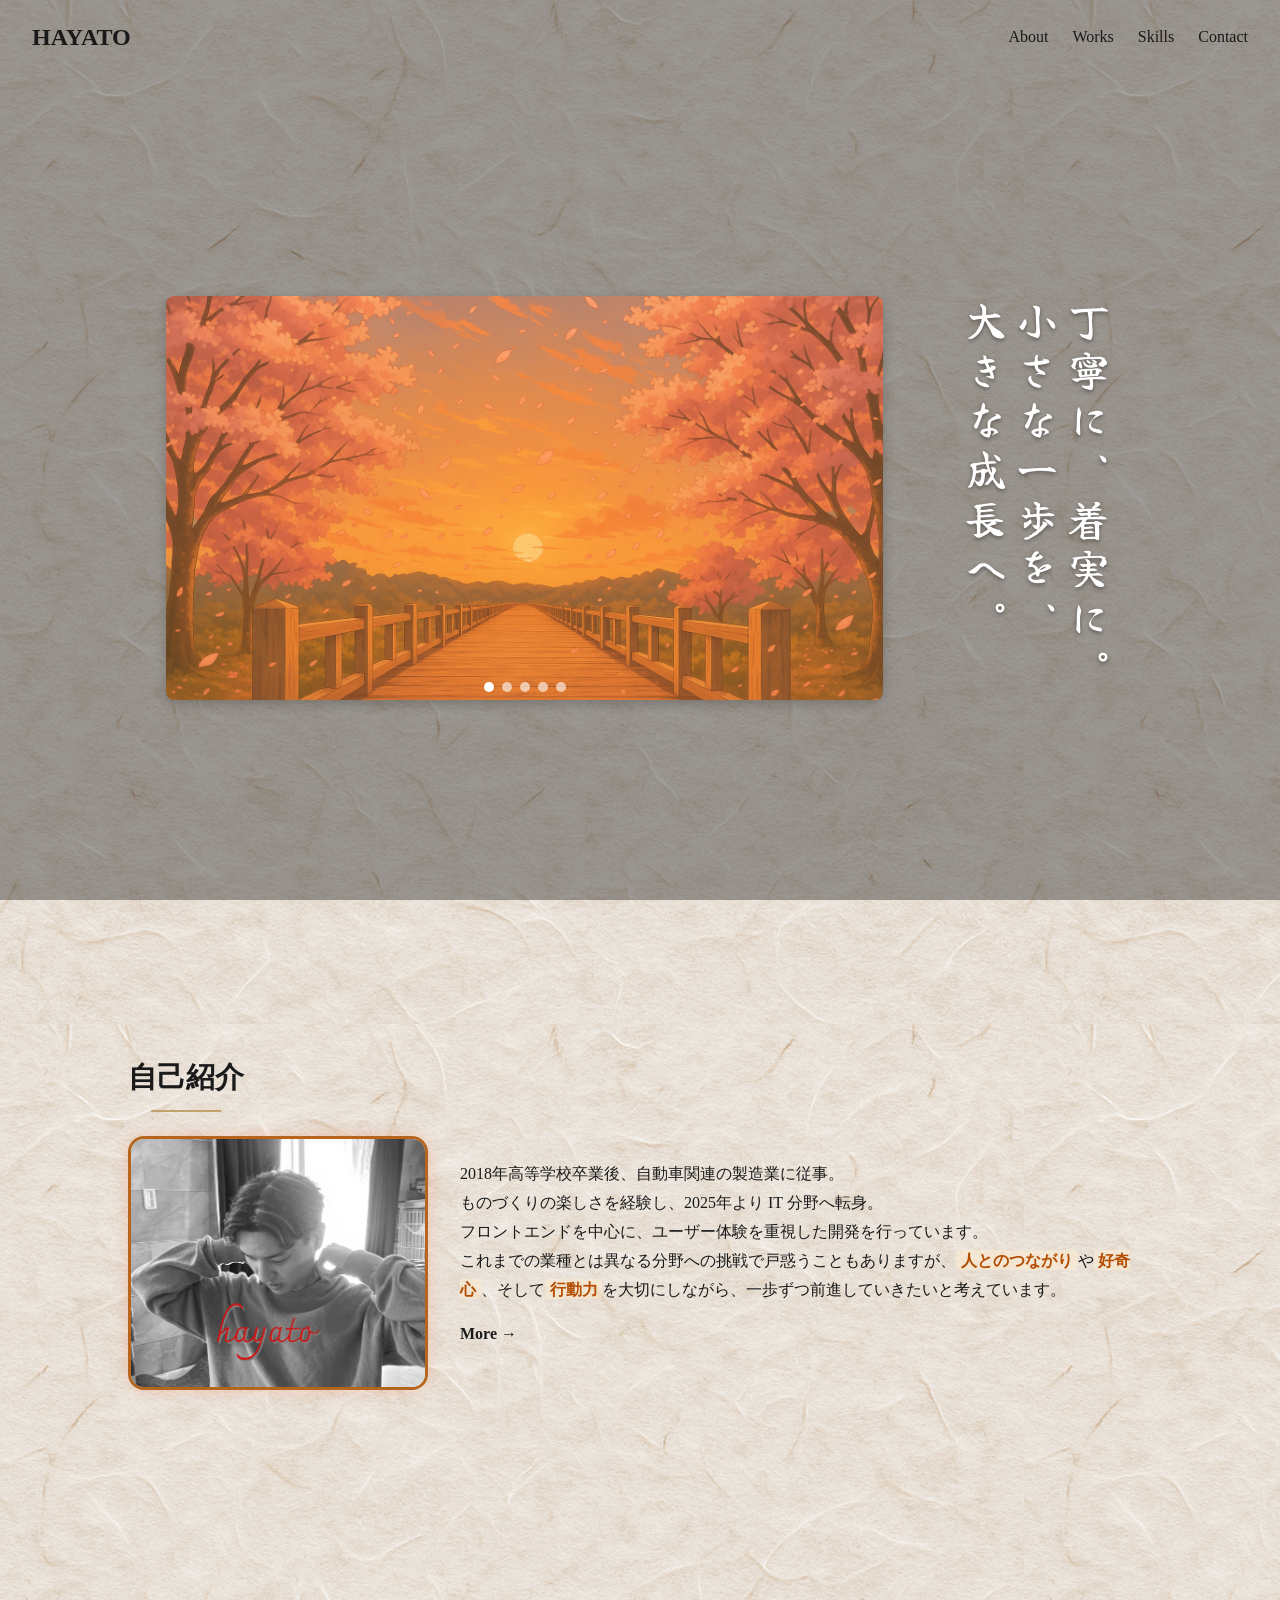
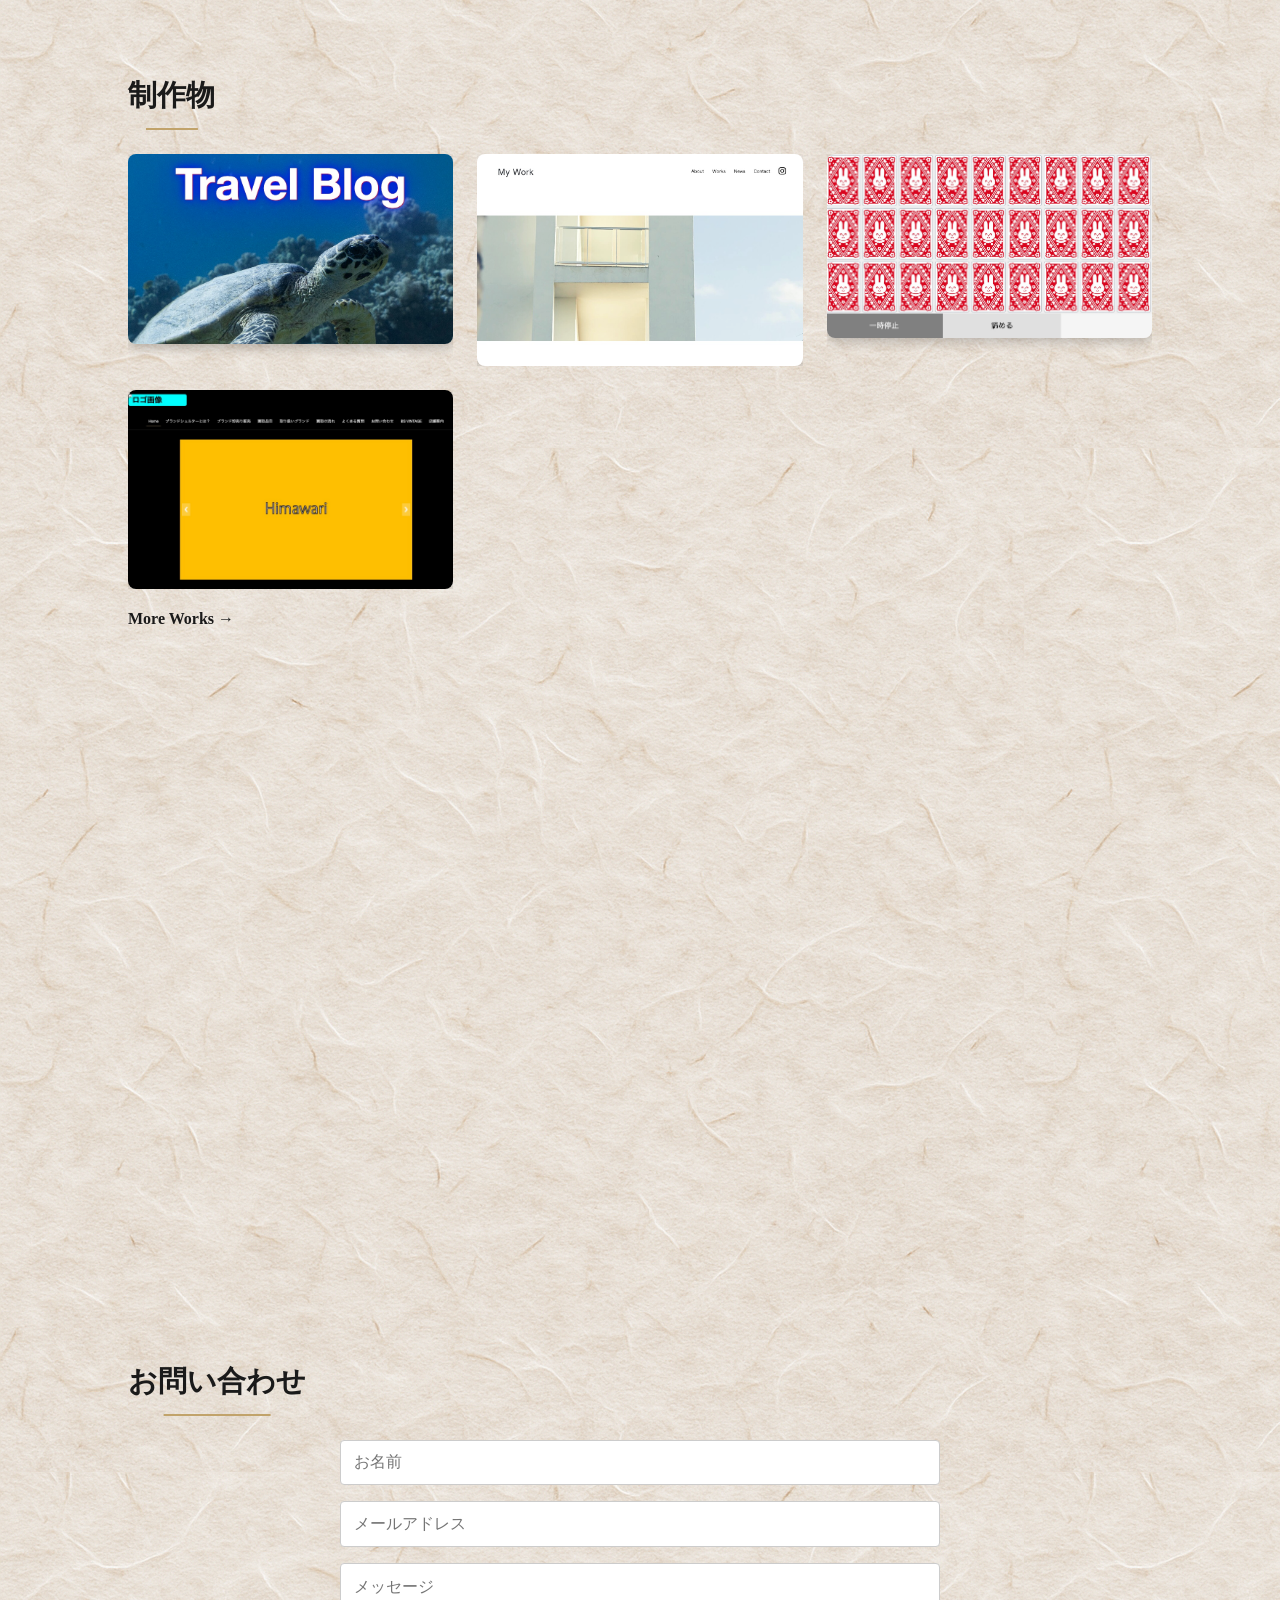
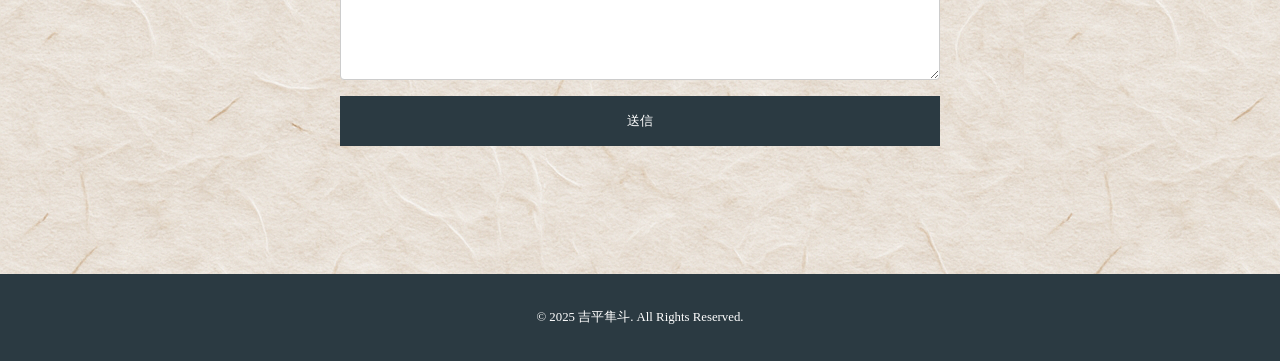
<file: index.html>
<!DOCTYPE html>
<html lang="ja">

<head>
  <meta charset="UTF-8" />
  <meta name="viewport" content="width=device-width, initial-scale=1.0" />
  <title>吉平隼斗 ポートフォリオ</title>
  <link href="https://fonts.googleapis.com/css2?family=Yuji+Syuku&display=swap" rel="stylesheet">
  <link rel="stylesheet" href="css/style.css" />
  <script src="js/script.js" defer></script>
  <script src="js/home.js" defer></script>
</head>

<body>
  <header class="site-header">
    <div class="logo">HAYATO</div>
    <nav class="nav">
      <ul>
        <li><a href="about.html">About</a></li>
        <li><a href="works.html">Works</a></li>
        <li><a href="#skills">Skills</a></li>
        <li><a href="#contact">Contact</a></li>
      </ul>
    </nav>
    <button class="menu-toggle" aria-label="メニューを開閉"></button>
  </header>

  <div id="overlay" class="nav-overlay"></div>

  <section class="hero">
    <div class="hero-slider">
      <div class="hero-slide active"><img src="images/hero-image1.png" alt="Slide 1"></div>
      <div class="hero-slide"><img src="images/hero-image2.png" alt="Slide 2"></div>
      <div class="hero-slide"><img src="images/hero-image3.png" alt="Slide 3"></div>
      <div class="hero-slide"><img src="images/hero-image4.png" alt="Slide 4"></div>
      <div class="hero-slide"><img src="images/hero-image5.png" alt="Slide 5"></div>
      <div class="hero-dots"></div>
    </div>
    <div class="catch">
      丁寧に、着実に。<br>
      小さな一歩を、<br>
      大きな成長へ。
    </div>
  </section>

  <section id="about" class="section about fade-in">
    <h2 class="section-title">自己紹介</h2>
    <div class="about-container">
      <div class="about-photo">
        <img src="images/profile.png" alt="プロフィール写真">
      </div>
      <div class="about-text">
        <p>
          2018年高等学校卒業後、自動車関連の製造業に従事。<br>
          ものづくりの楽しさを経験し、2025年より IT 分野へ転身。<br>
          フロントエンドを中心に、ユーザー体験を重視した開発を行っています。<br>
          これまでの業種とは異なる分野への挑戦で戸惑うこともありますが、<strong>人とのつながり</strong>や<strong>好奇心</strong>、そして<strong>行動力</strong>を大切にしながら、一歩ずつ前進していきたいと考えています。
        </p>
        <p class="more-link"><a href="about.html">More →</a></p>
      </div>
    </div>
  </section>

  <section id="works" class="section works fade-in">
    <h2 class="section-title">制作物</h2>
    <div class="works-grid">
      <div class="work-item"><img src="images/image-item1.jpeg" alt="Work1"></div>
      <div class="work-item"><img src="images/image-item2.jpeg" alt="Work2"></div>
      <div class="work-item"><img src="images/image-item3.jpeg" alt="Work3"></div>
      <div class="work-item"><img src="images/image-item4.jpeg" alt="Work4"></div>
    </div>
    <p class="more-link"><a href="works.html">More Works →</a></p>
  </section>

  <section id="skills" class="section fade-in">
    <h2 class="section-title">スキル</h2>
    <div class="skills-list">
      <div class="skill">HTML5</div>
      <div class="skill">CSS3</div>
      <div class="skill">JavaScript</div>
      <div class="skill">Git & GitHub</div>
    </div>
  </section>

  <section id="contact" class="section fadein">
    <h2 class="section-title">お問い合わせ</h2>
    <form class="contact-form" action="#" method="post">
      <input type="text" name="name" placeholder="お名前" required>
      <input type="email" name="email" placeholder="メールアドレス" required>
      <textarea name="message" rows="5" placeholder="メッセージ" required></textarea>
      <button type="submit" class="btn">送信</button>
    </form>
  </section>

  <footer>
    &copy; 2025 吉平隼斗. All Rights Reserved.
  </footer>
  <div id="back-to-top" aria-label="トップへ戻る">▲</div>
</body>

</html>
</file>
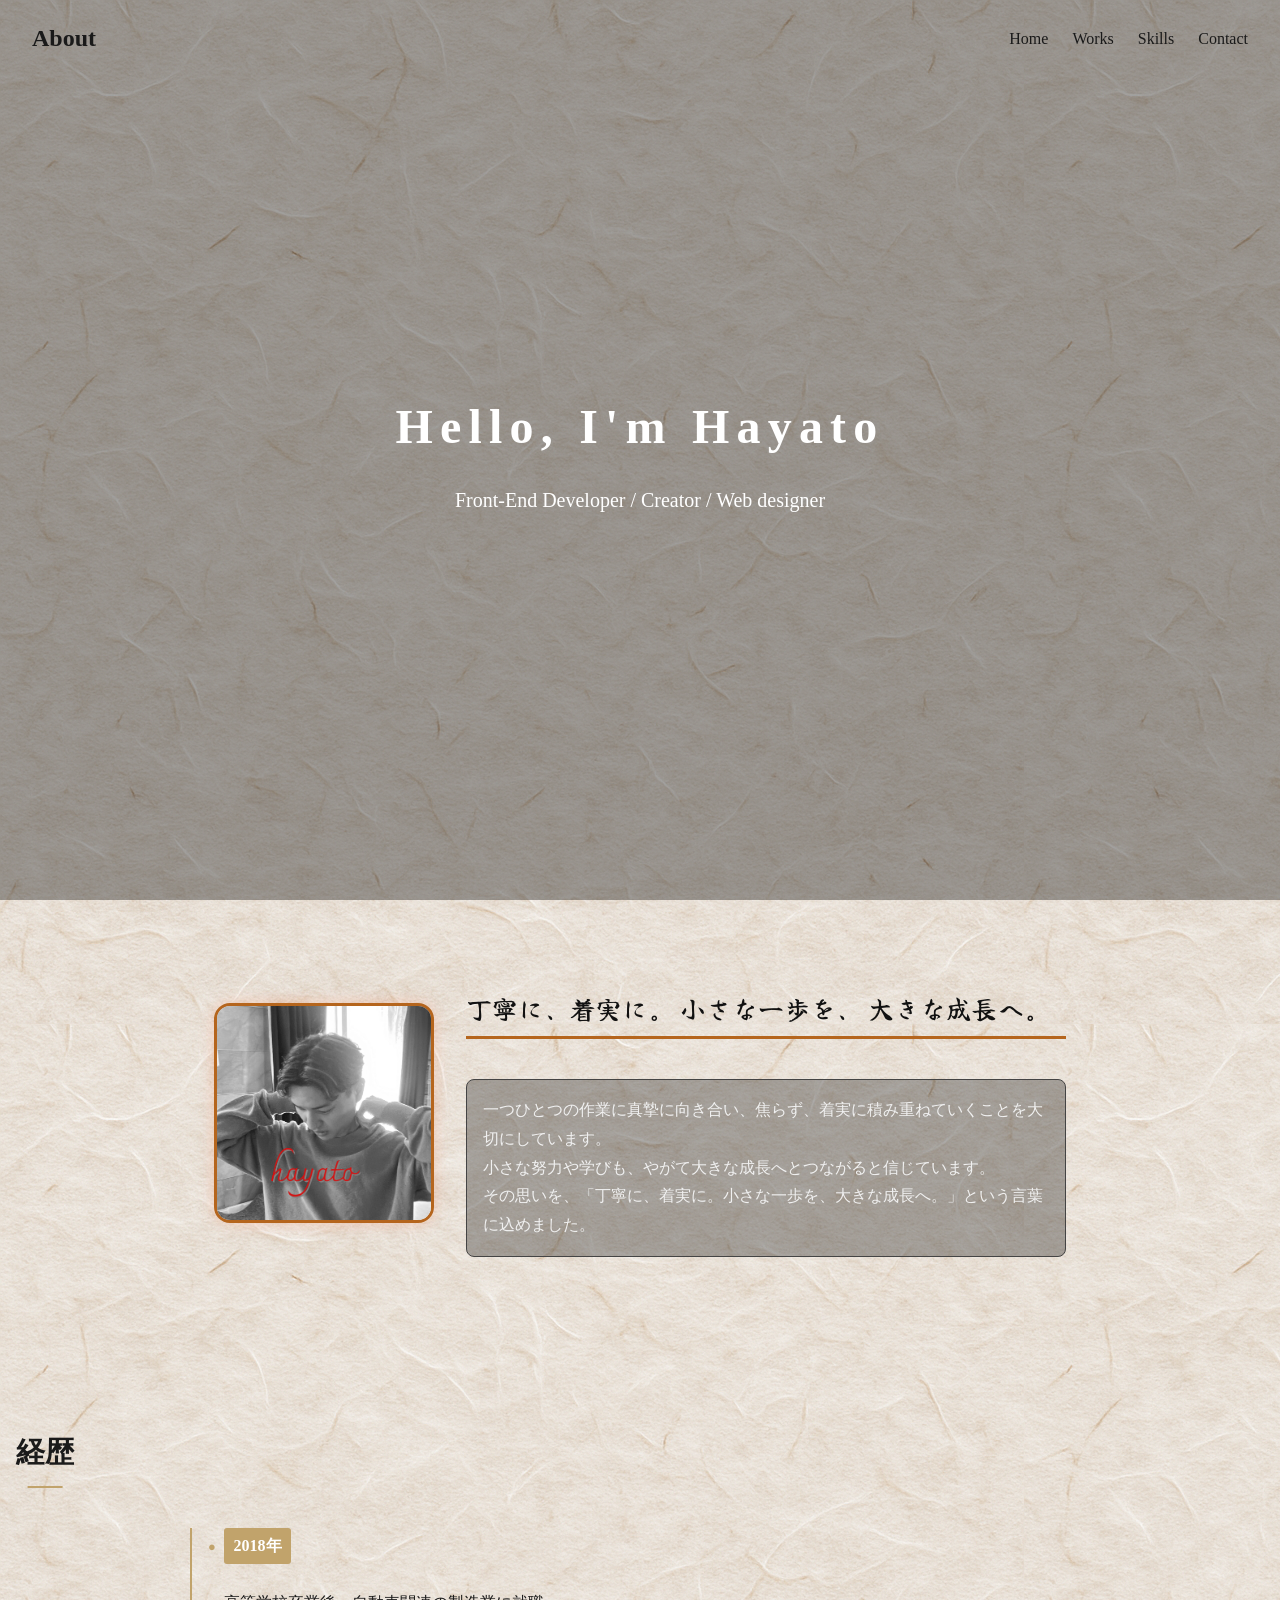
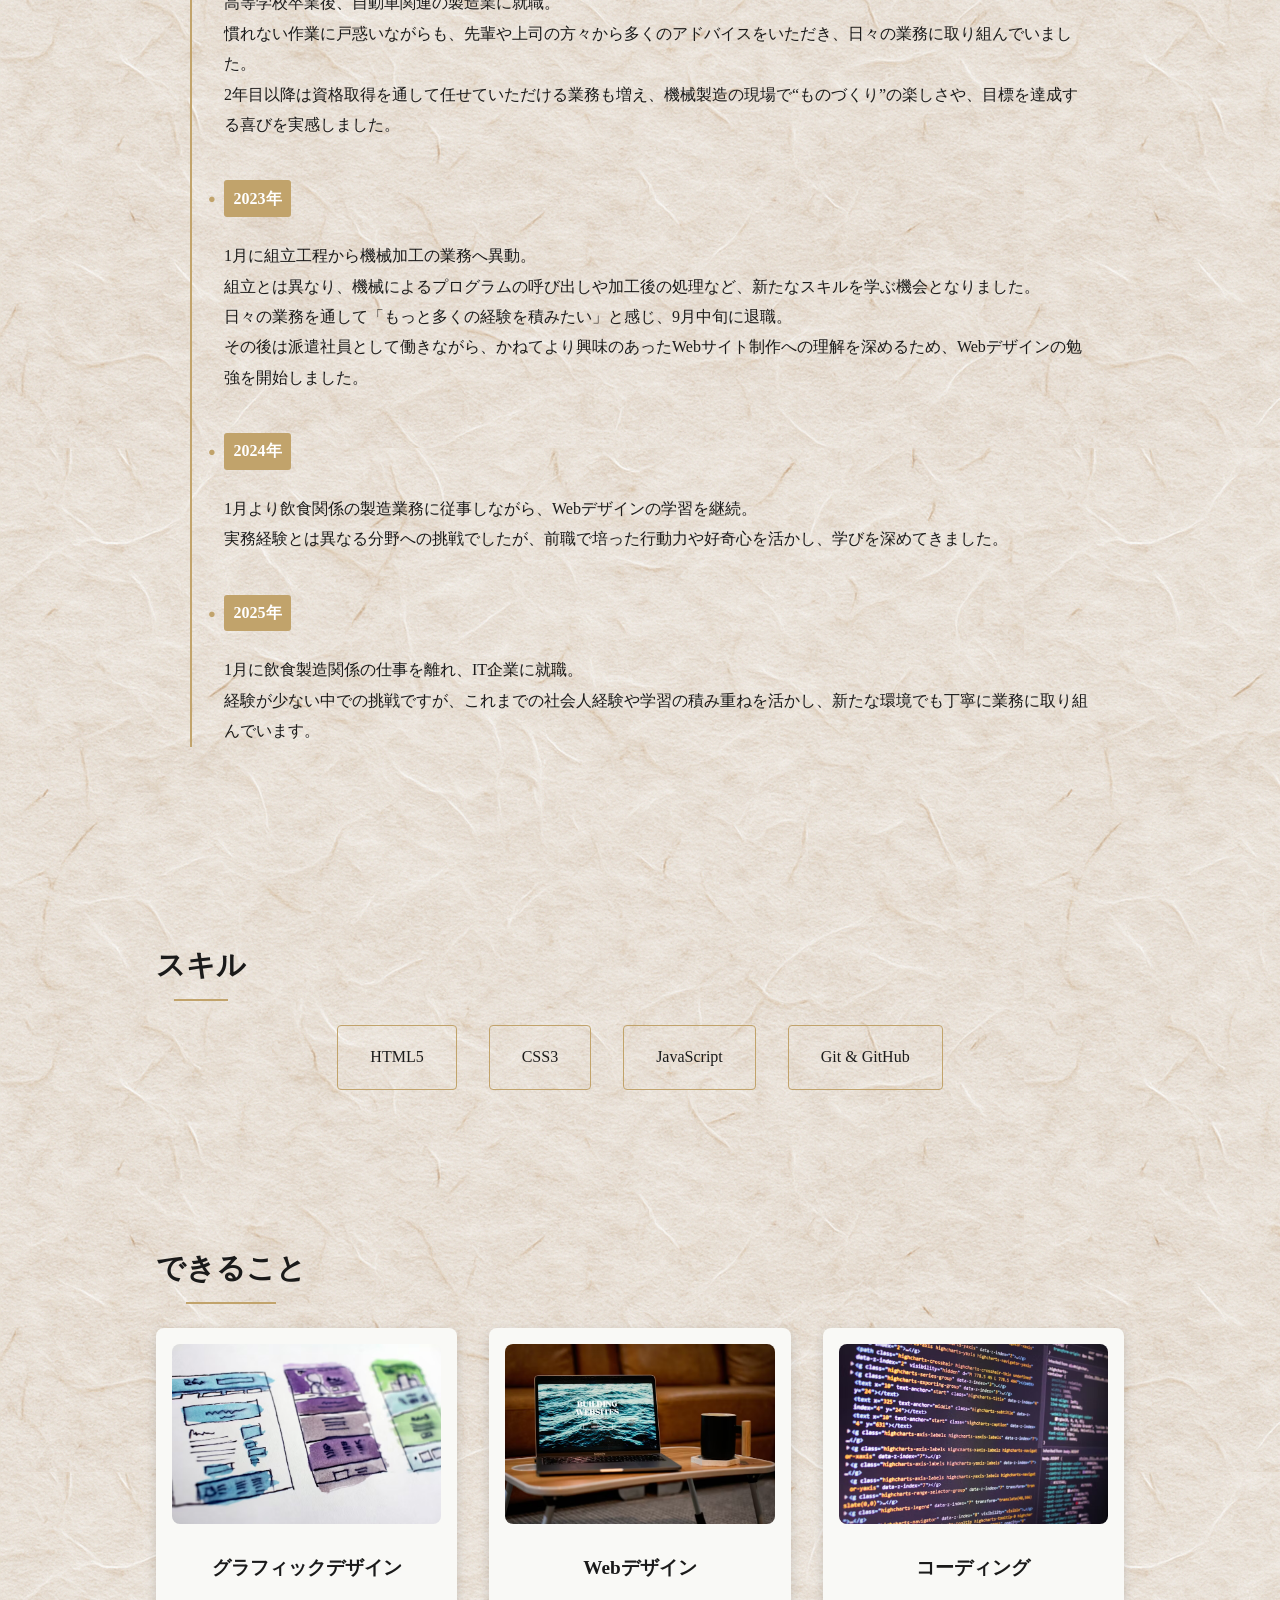
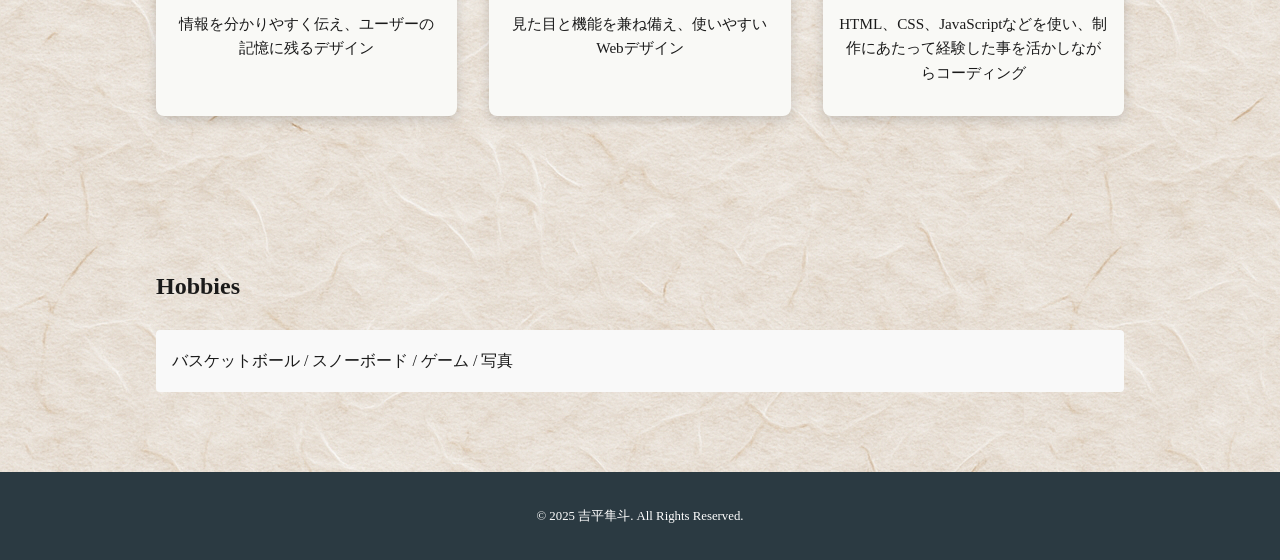
<file: about.html>
<!DOCTYPE html>
<html lang="ja">

<head>
  <meta charset="UTF-8" />
  <meta name="viewport" content="width=device-width, initial-scale=1" />
  <title>About Me</title>
  <link href="https://fonts.googleapis.com/css2?family=Yuji+Syuku&display=swap" rel="stylesheet">
  <link rel="stylesheet" href="css/about.css" />
  <script src="js/script.js" defer></script>
  <script src="js/about.js" defer></script>
</head>

<body>
  <header class="site-header">
    <div class="logo">About</div>
    <nav class="nav">
      <ul>
        <li><a href="index.html">Home</a></li>
        <li><a href="works.html">Works</a></li>
        <li><a href="#skills">Skills</a></li>
        <li><a href="index.html#contact">Contact</a></li>
      </ul>
    </nav>
    <button class="menu-toggle" aria-label="メニューを開閉"></button>
  </header>

  <div id="overlay" class="nav-overlay"></div>

  <section class="hero">
    <video autoplay muted loop playsinline id="bg-video">
      <source src="https://www.w3schools.com/howto/rain.mp4" type="video/mp4" />
    </video>
    <div class="overlay">
      <h1>Hello, I'm Hayato</h1>
      <p>Front-End Developer / Creator / Web designer</p>
    </div>
  </section>

  <main>
    <section class="catchphrase-section fade-in">
      <div class="catchphrase-photo">
        <img src="images/profile.png" alt="プロフィール写真">
      </div>

      <div class="catchphrase-text">
        <h2 class="phrase">
          <span class="phrase-line">丁寧に、着実に。</span>
          <span class="phrase-line">小さな一歩を、</span>
          <span class="phrase-line">大きな成長へ。</span>
        </h2>
        <p class="phrase-description">
          一つひとつの作業に真摯に向き合い、焦らず、着実に積み重ねていくことを大切にしています。<br>
          小さな努力や学びも、やがて大きな成長へとつながると信じています。<br>
          その思いを、「丁寧に、着実に。小さな一歩を、大きな成長へ。」という言葉に込めました。
        </p>
      </div>
    </section>
    <section class="career-section fade-in">
      <h2 class="section-title">経歴</h2>
      <div class="timeline">
        <div class="timeline-item">
          <span class="year">2018年</span>
          <p>
            高等学校卒業後、自動車関連の製造業に就職。<br>
            慣れない作業に戸惑いながらも、先輩や上司の方々から多くのアドバイスをいただき、日々の業務に取り組んでいました。<br>
            2年目以降は資格取得を通して任せていただける業務も増え、機械製造の現場で“ものづくり”の楽しさや、目標を達成する喜びを実感しました。
          </p>
        </div>

        <div class="timeline-item">
          <span class="year">2023年</span>
          <p>
            1月に組立工程から機械加工の業務へ異動。<br>
            組立とは異なり、機械によるプログラムの呼び出しや加工後の処理など、新たなスキルを学ぶ機会となりました。<br>
            日々の業務を通して「もっと多くの経験を積みたい」と感じ、9月中旬に退職。<br>
            その後は派遣社員として働きながら、かねてより興味のあったWebサイト制作への理解を深めるため、Webデザインの勉強を開始しました。
          </p>
        </div>

        <div class="timeline-item">
          <span class="year">2024年</span>
          <p>
            1月より飲食関係の製造業務に従事しながら、Webデザインの学習を継続。<br>
            実務経験とは異なる分野への挑戦でしたが、前職で培った行動力や好奇心を活かし、学びを深めてきました。
          </p>
        </div>

        <div class="timeline-item">
          <span class="year">2025年</span>
          <p>
            1月に飲食製造関係の仕事を離れ、IT企業に就職。<br>
            経験が少ない中での挑戦ですが、これまでの社会人経験や学習の積み重ねを活かし、新たな環境でも丁寧に業務に取り組んでいます。
          </p>
        </div>
      </div>
    </section>

    <section id="skills" class="skills fade-in">
      <h2 class="section-title">スキル</h2>
      <div class="skills-list">
        <div class="skill">HTML5</div>
        <div class="skill">CSS3</div>
        <div class="skill">JavaScript</div>
        <div class="skill">Git & GitHub</div>
      </div>
    </section>

    <section class="abilities fade-in">
      <h2 class="section-title">できること</h2>
      <div class="skills-flexAll">
        <div class="skills-flex-inner">
          <img src="images/graphic_design.avif" alt="グラフィックデザイン">
          <h4 class="skills-title">グラフィックデザイン</h4>
          <p class="skills-text">情報を分かりやすく伝え、ユーザーの記憶に残るデザイン</p>
        </div>
        <div class="skills-flex-inner">
          <img src="images/website.avif" alt="Webデザイン">
          <h4 class="skills-title">Webデザイン</h4>
          <p class="skills-text">見た目と機能を兼ね備え、使いやすいWebデザイン</p>
        </div>
        <div class="skills-flex-inner">
          <img src="images/coding.avif" alt="コーディング">
          <h4 class="skills-title">コーディング</h4>
          <p class="skills-text">HTML、CSS、JavaScriptなどを使い、制作にあたって経験した事を活かしながらコーディング</p>
        </div>
      </div>
    </section>


    <!-- <section class="projects">
      <h2>Projects</h2>
      <div class="project-list">
        <div class="project">プロジェクトAの説明</div>
        <div class="project">プロジェクトBの説明</div>
      </div>
    </section> -->

    <section class="hobbies">
      <h2>Hobbies</h2>
      <p>バスケットボール / スノーボード / ゲーム / 写真 </p>
    </section>
  </main>

  <footer>
    &copy; 2025 吉平隼斗. All Rights Reserved.
  </footer>
  <div id="back-to-top" aria-label="トップへ戻る">▲</div>
</body>

</html>
</file>
<file: css/style.css>
@charset "uth-8";

/* 全体設定 */
/*  ベース・リセット  */
*,
*::before,
*::after {
  box-sizing: border-box;
}

body {
  margin: 0;
  font-family: 'Shippori Mincho B1', serif;
  background: #ffffff url("../images/washi_bg.png") repeat;
  color: #1a1a1a;
  line-height: 1.8;
  scroll-behavior: smooth;
}

body.no-scroll {
  overflow: hidden;
  height: 100vh;
}

/*  ヘッダー / ナビ  */
.site-header {
  position: fixed;
  top: 0;
  left: 0;
  width: 100%;
  display: flex;
  justify-content: space-between;
  align-items: center;
  padding: 1rem 2rem;
  z-index: 100;
  background: transparent;
  transition: background-color 0.3s ease, box-shadow 0.3s ease;
}

.site-header.scrolled {
  background: rgba(255, 255, 255, 0.9);
  box-shadow: 0 2px 4px rgba(0, 0, 0, 0.1);
}

.logo {
  font-size: 1.5rem;
  font-weight: bold;
}

.nav ul {
  display: flex;
  list-style: none;
  margin: 0;
  padding: 0;
}

.nav li {
  margin-left: 1.5rem;
}

.nav a {
  position: relative;
  text-decoration: none;
  color: #1a1a1a;
  font-size: 1rem;
}

.nav a::after {
  content: "";
  position: absolute;
  left: 0;
  bottom: -4px;
  width: 0;
  height: 1px;
  background: #1a1a1a;
  transition: width 0.3s ease;
}

.nav a:hover::after {
  width: 100%;
}

/*  オーバーレイ  */
.nav-overlay {
  position: fixed;
  inset: 0;
  background: rgba(0, 0, 0, 0.4);
  opacity: 0;
  pointer-events: none;
  transition: opacity 0.3s ease;
  z-index: 90;
}

.nav-overlay.show {
  opacity: 1;
  pointer-events: auto;
}

/*  メニュー（スマホ用）  */
.menu-toggle {
  display: none;
}

/*  Hero セクション  */
.hero {
  display: flex;
  justify-content: center;
  align-items: center;
  gap: 6vw;
  height: 100vh;
  position: relative;
  padding: 8rem 10vw 2rem;
  flex-direction: row;
}

.hero::before {
  content: "";
  position: absolute;
  inset: 0;
  background: rgba(0, 0, 0, 0.35);
}

/*  Hero スライダー  */
.hero-slider {
  position: relative;
  width: 70%;
  max-width: 1000px;
  aspect-ratio: 16 / 9;
  overflow: hidden;
  border-radius: 8px;
  box-shadow: 0 4px 12px rgba(0, 0, 0, 0.2);
  z-index: 1;
}

.hero-slide {
  position: absolute;
  inset: 0;
  opacity: 0;
  transition: opacity .8s ease;
}

.hero-slide.active {
  opacity: 1;
}

.hero-slide img {
  width: 100%;
  height: 100%;
  object-fit: cover;
}

/*  キャッチフレーズ  */
.catch {
  position: relative;
  writing-mode: vertical-rl;
  font-size: 2.6rem;
  color: #fff;
  line-height: 3.2rem;
  letter-spacing: 0.18em;
  text-shadow: 0 2px 4px rgba(0, 0, 0, 0.4);
  z-index: 1;
  font-family: 'Yuji Syuku', cursive;
}

/*  ドットナビ  */
.hero-dots {
  position: absolute;
  bottom: 8px;
  left: 50%;
  transform: translateX(-50%);
  display: flex;
  gap: 8px;
  z-index: 2;
}

.hero-dots .dot {
  width: 10px;
  height: 10px;
  border-radius: 50%;
  background: rgba(255, 255, 255, 0.6);
  cursor: pointer;
  transition: background .3s;
}

.hero-dots .dot.active {
  background: #fff;
}

/*  共通セクション  */
.section {
  padding: 8rem 10vw;
}

.section-title {
  font-size: 1.8rem;
  text-align: center;
  margin-bottom: 2rem;
  display: inline-block;
  position: relative;
}

.section-title::after {
  content: "";
  position: absolute;
  bottom: -8px;
  left: 50%;
  width: 60%;
  height: 2px;
  background: #c1a36b;
  transform: translateX(-50%);
}

/*  アニメーション  */
.fade-in {
  opacity: 0;
  transform: translateY(40px);
  transition: opacity .8s ease, transform .8s ease;
}

.fade-in.show {
  opacity: 1;
  transform: none;
}

/*  About  */
.about-container {
  display: flex;
  align-items: center;
  gap: 2rem;
  flex-wrap: wrap;
}

.about-photo {
  flex: 1;
  min-width: 200px;
  max-width: 300px;
}

.about-photo img {
  width: 100%;
  border-radius: 8px;
  display: block;
  border-radius: 16px;
  border: 3px solid #b5651d;
  box-shadow: 0 0 15px rgba(255, 127, 80, 0.3);
}

.about-text {
  flex: 2;
  min-width: 260px;
}

.about-text p {
  margin: 0 0 1rem;
}

.about-text strong {
  font-weight: bold;
  color: #b44c00;
  background: rgba(255, 237, 207, 0.5);
  padding: 0.1em 0.3em;
  border-radius: 4px;
}

/*  Moreリンク（色変化させない）  */
.more-link a {
  color: inherit;
  text-decoration: none;
  font-weight: bold;
}

.more-link a:hover {
  color: inherit;
  text-decoration: none;
}

/*  Works  */
.works-grid {
  display: grid;
  grid-template-columns: repeat(auto-fit, minmax(240px, 1fr));
  gap: 1.5rem;
}

.work-item {
  position: relative;
  overflow: hidden;
}

.work-item img {
  width: 100%;
  display: block;
  transition: transform .5s ease;
  border-radius: 8px;
  box-shadow: 0 4px 12px rgba(0, 0, 0, 0.2);
  transition: transform 0.3s ease, box-shadow 0.3s ease;
}

.work-item:hover img {
  transform: scale(1.03);
  box-shadow: 0 6px 18px rgba(0, 0, 0, 0.3);
}

/*  Skills  */
.skills-list {
  display: flex;
  flex-wrap: wrap;
  justify-content: center;
  gap: 2rem;
}

.skill {
  padding: 1rem 2rem;
  border: 1px solid #c1a36b;
  border-radius: 4px;
}

/*  Contact  */
.contact-form {
  max-width: 600px;
  margin: 0 auto;
  display: flex;
  flex-direction: column;
  gap: 1rem;
}

.contact-form input,
.contact-form textarea {
  padding: 0.8rem;
  border: 1px solid #ccc;
  border-radius: 4px;
  font-family: inherit;
  font-size: 1rem;
}

.btn {
  background: #2b3a42;
  color: #fff;
  border: none;
  padding: 1rem;
  cursor: pointer;
  transition: background 0.3s;
}

.btn:hover {
  background: #445963;
}

/*  Footer  */
footer {
  font-size: 0.8rem;
  text-align: center;
  padding: 2rem 1rem;
  background: #2b3a42;
  color: #fff;
}

/*  Back to Top  */
#back-to-top {
  position: fixed;
  right: 2rem;
  bottom: 2rem;
  width: 48px;
  height: 48px;
  background: #2b3a42;
  color: #fff;
  border-radius: 50%;
  display: flex;
  align-items: center;
  justify-content: center;
  cursor: pointer;
  opacity: 0;
  pointer-events: none;
  transition: opacity 0.3s ease;
  z-index: 90;
}

#back-to-top.show {
  opacity: 1;
  pointer-events: auto;
}

/*  Responsive  */
@media (max-width: 768px) {
  .nav {
    position: fixed;
    top: 0;
    right: -100%;
    width: 220px;
    height: 100vh;
    background: #fff;
    flex-direction: column;
    align-items: flex-start;
    padding: 4rem 1.5rem 1rem;
    transition: right 0.3s ease;
    z-index: 99;
  }

  .nav.open {
    right: 0;
  }

  .nav ul {
    flex-direction: column;
    gap: 1.5rem;
  }

  .nav li {
    margin: 1rem 0;
  }

  .menu-toggle {
    display: flex;
    justify-content: center;
    align-items: center;
    font-size: 2rem;
    background: none;
    border: none;
    cursor: pointer;
    color: transparent;
    width: 48px;
    height: 48px;
    position: relative;
    z-index: 101;
  }

  .menu-toggle::before {
    content: "☰";
    color: #1a1a1a;
    font-size: 2rem;
    line-height: 1;
    position: absolute;
  }

  .menu-toggle.active::before {
    content: "×";
  }

  /*  本体のボタンは文字なしにしておく  */

  .hero {
    flex-direction: column;
    padding: 6rem 5vw 2rem;
  }

  .hero-slider {
    width: 100%;
    max-width: 100%;
    aspect-ratio: 4 / 3;
    margin-bottom: 1.5rem;
  }

  .catch {
    writing-mode: horizontal-tb;
    text-align: center;
    font-size: 1.2rem;
    line-height: 1.8;
  }

  .about-container {
    flex-direction: column;
    align-items: flex-start;
  }

  .about-photo,
  .about-text {
    width: 100%;
  }

  .about-text {
    margin-top: 1rem;
  }

  #back-to-top {
    right: 1rem;
    bottom: 1rem;
    width: 36px;
    height: 36px;
  }
}
</file>
<file: css/about.css>
@charset "utf-8";

*,
*::before,
*::after {
  box-sizing: border-box;
}

body {
  margin: 0;
  font-family: 'Shippori Mincho B1', serif;
  background: #ffffff url("../images/washi_bg.png") repeat;
  color: #1a1a1a;
  line-height: 1.9;
  scroll-behavior: smooth;
}

body.no-scroll {
  overflow: hidden;
  height: 100vh;
}

/*  共通ヘッダー（トップと揃え）  */
.site-header {
  position: fixed;
  top: 0;
  left: 0;
  width: 100%;
  display: flex;
  justify-content: space-between;
  align-items: center;
  padding: 1rem 2rem;
  z-index: 100;
  background: transparent;
  transition: background-color 0.3s ease, box-shadow 0.3s ease;
}

.site-header.scrolled {
  background: rgba(255, 255, 255, 0.9);
  box-shadow: 0 2px 4px rgba(0, 0, 0, 0.1);
}

.logo {
  font-size: 1.5rem;
  font-weight: bold;
}

.nav ul {
  display: flex;
  list-style: none;
  margin: 0;
  padding: 0;
}

.nav li {
  margin-left: 1.5rem;
}

.nav a {
  position: relative;
  text-decoration: none;
  color: #1a1a1a;
  font-size: 1rem;
}

.nav a::after {
  content: "";
  position: absolute;
  left: 0;
  bottom: -4px;
  width: 0;
  height: 1px;
  background: #1a1a1a;
  transition: width 0.3s ease;
}

.nav a:hover::after {
  width: 100%;
}

/*  オーバーレイ  */
.nav-overlay {
  position: fixed;
  inset: 0;
  background: rgba(0, 0, 0, 0.4);
  opacity: 0;
  pointer-events: none;
  transition: opacity 0.3s ease;
  z-index: 90;
}

.nav-overlay.show {
  opacity: 1;
  pointer-events: auto;
}


/*  メニュー（スマホ用）  */
.menu-toggle {
  display: none;
}

/*  Hero セクション  */
.hero {
  height: 100vh;
  position: relative;
  overflow: hidden;
}

#bg-video {
  width: 100%;
  height: 100%;
  object-fit: cover;
}

.hero .overlay {
  position: absolute;
  inset: 0;
  background: rgba(0, 0, 0, 0.35);
  display: flex;
  flex-direction: column;
  justify-content: center;
  align-items: center;
  color: #fff;
  text-align: center;
  padding: 2rem;
}

.hero h1 {
  margin: 0 0 .5rem;
  font-size: clamp(2rem, 5vw, 3rem);
  letter-spacing: .15em;
}

.hero p {
  margin: 0;
  font-size: clamp(1rem, 2.5vw, 1.25rem);
}

/*  キャッチフレーズ  */
.catchphrase-section {
  display: flex;
  justify-content: center;
  align-items: center;
  gap: 2rem;
  flex-wrap: wrap;
  max-width: 1000px;
  margin: 4rem auto;
  padding: 0 1rem;
}

.catchphrase-photo img {
  width: 220px;
  height: 220px;
  object-fit: cover;
  border-radius: 16px;
  border: 3px solid #b5651d;
  box-shadow: 0 0 15px rgba(255, 127, 80, 0.3);
}

.catchphrase-text {
  flex: 1;
  max-width: 600px;
  display: flex;
  flex-direction: column;
  justify-content: center;
}

.phrase {
  font-size: 1.6rem;
  font-weight: normal;
  color: #111;
  margin-bottom: 1.5rem;
  line-height: 1.8;
  display: inline-block;
  border-bottom: 3px solid #b5651d;
  padding-bottom: 0.3rem;
  font-family: 'Yuji Syuku', cursive;
}

.phrase-description {
  font-size: 1rem;
  color: #f0f0f0;
  line-height: 1.8;
  background-color: rgba(0, 0, 0, 0.3);
  padding: 1rem;
  border-radius: 8px;
  border: 1px solid #444;
  text-align: left;
}


/*  アニメーション  */
.fade-in {
  opacity: 0;
  transform: translateY(40px);
  transition: opacity .8s ease, transform .8s ease;
}

.fade-in.show {
  opacity: 1;
  transform: none;
}

/*  共通セクション  */
.section {
  padding: 8rem 10vw;
}

.section-title {
  font-size: 1.8rem;
  text-align: center;
  margin-bottom: 2rem;
  display: inline-block;
  position: relative;
}

.section-title::after {
  content: "";
  position: absolute;
  bottom: -8px;
  left: 50%;
  width: 60%;
  height: 2px;
  background: #c1a36b;
  transform: translateX(-50%);
}

/*  タイムライン（経歴）  */
.career-section {
  padding: 4rem 1rem;
}

.career-section h2 {
  text-align: center;
  margin-bottom: 3rem;
}

.timeline {
  max-width: 900px;
  margin: 0 auto;
  border-left: 2px solid #c1a36b;
  position: relative;
  padding-left: 2rem;
}

.timeline-item {
  margin-bottom: 2.5rem;
  position: relative;
}

.timeline-item::before {
  content: "●";
  color: #c1a36b;
  position: absolute;
  left: -16px;
  top: 7px;
  font-size: .8rem;
}

.year {
  display: inline-block;
  background: #c1a36b;
  color: #fff;
  padding: .2rem .6rem;
  border-radius: 3px;
  margin-bottom: .5rem;
  font-weight: 600;
}

/*  Skills / Projects / Hobbies  */
.skills,
.projects,
.abilities,
.hobbies {
  padding: 4rem 1rem;
  max-width: 1000px;
  margin: 0 auto;
}

/*  Skills  */
.skills-list {
  display: flex;
  flex-wrap: wrap;
  justify-content: center;
  gap: 2rem;
}

.skill {
  padding: 1rem 2rem;
  border: 1px solid #c1a36b;
  border-radius: 4px;
}

/*  abilities  */
.skills-flexAll {
  display: flex;
  gap: 2rem;
  justify-content: space-between;
}

.skills-flex-inner {
  max-width: 340px;
  text-align: center;
  background: #f9f9f6;
  border-radius: 8px;
  padding: 1rem;
  box-shadow: 0 4px 12px rgba(0, 0, 0, 0.15);
}

.skills-flex-inner img {
  width: 100%;
  border-radius: 8px;
}

.skills-title {
  font-size: 1.2rem;
  margin-top: 1rem;
  font-weight: bold;
}

.skills-text {
  font-size: 0.95rem;
  margin-top: 0.5rem;
  line-height: 1.6;
}

/*  project  */
.project-list {
  display: grid;
  grid-template-columns: repeat(auto-fit, minmax(240px, 1fr));
  gap: 1.5rem;
  margin-top: 1.5rem;
}

.project,
.hobbies p {
  background: #f9f9f9;
  padding: 1rem;
  border-radius: 4px;
}

/*  Footer  */
footer {
  font-size: 0.8rem;
  text-align: center;
  padding: 2rem 1rem;
  background: #2b3a42;
  color: #fff;
}

/*  Back to Top  */
#back-to-top {
  position: fixed;
  right: 2rem;
  bottom: 2rem;
  width: 48px;
  height: 48px;
  background: #2b3a42;
  color: #fff;
  border-radius: 50%;
  display: flex;
  align-items: center;
  justify-content: center;
  cursor: pointer;
  opacity: 0;
  pointer-events: none;
  transition: opacity 0.3s ease;
  z-index: 90;
}

#back-to-top.show {
  opacity: 1;
  pointer-events: auto;
}

/*  レスポンシブ調整  */
@media (max-width: 768px) {
  .nav {
    position: fixed;
    top: 0;
    right: -100%;
    width: 220px;
    height: 100vh;
    background: #fff;
    flex-direction: column;
    align-items: flex-start;
    padding: 4rem 1.5rem 1rem;
    transition: right 0.3s ease;
    z-index: 99;
  }

  .nav.open {
    right: 0;
  }

  .nav ul {
    flex-direction: column;
    gap: 1.5rem;
  }

  .nav li {
    margin: 1rem 0;
  }

  .menu-toggle {
    display: flex;
    justify-content: center;
    align-items: center;
    font-size: 2rem;
    background: none;
    border: none;
    cursor: pointer;
    color: transparent;
    width: 48px;
    height: 48px;
    position: relative;
    z-index: 101;
  }

  .menu-toggle::before {
    content: "☰";
    color: #1a1a1a;
    font-size: 2rem;
    line-height: 1;
    position: absolute;
  }

  .menu-toggle.active::before {
    content: "×";
  }

  .catchphrase-section {
    flex-direction: column;
    align-items: center;
    text-align: center;
  }

  .catchphrase-text {
    align-items: center;
  }

  .phrase {
    writing-mode: horizontal-tb;
    text-align: center;
    font-size: 1.6rem;
    line-height: 2.2rem;
  }

  .phrase-line {
    display: inline;
  }

  .phrase-line:nth-child(2)::before {
    content: "\A";
    white-space: pre;
  }

  .skills-flexAll {
    flex-direction: column;
    align-items: center;
  }

  #back-to-top {
    right: 1rem;
    bottom: 1rem;
    width: 36px;
    height: 36px;
  }
}

/*  スマホ（400px以下）で3行に分ける  */
@media (max-width: 400px) {
  .phrase {
    border: none;
    display: flex;
    flex-direction: column;
    gap: 0.5rem;
  }

  /*  各行に下線（和風）  */
  .phrase-line {
    display: inline-block;
    border-bottom: 2px solid #b5651d;
    padding-bottom: 0.3rem;
  }

  .phrase-line:nth-child(2)::before {
    content: "";
  }
}
</file>
